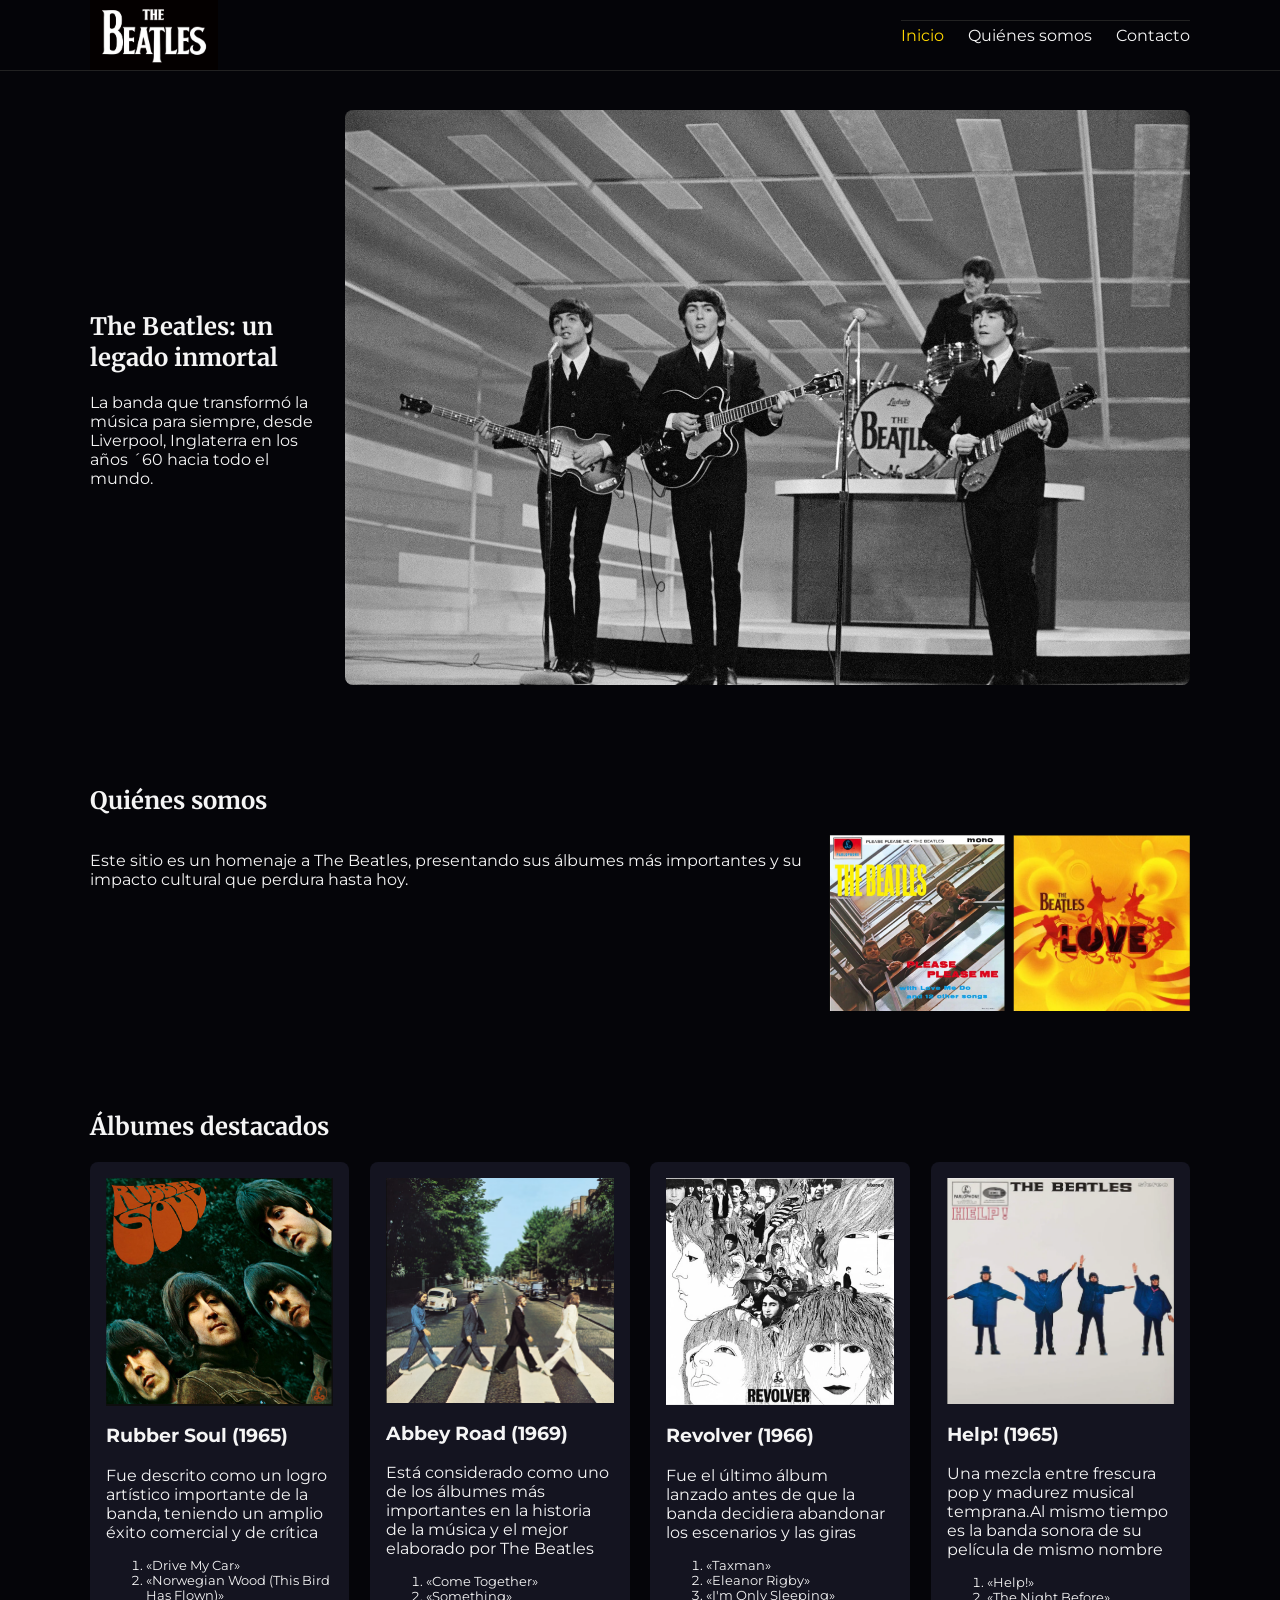
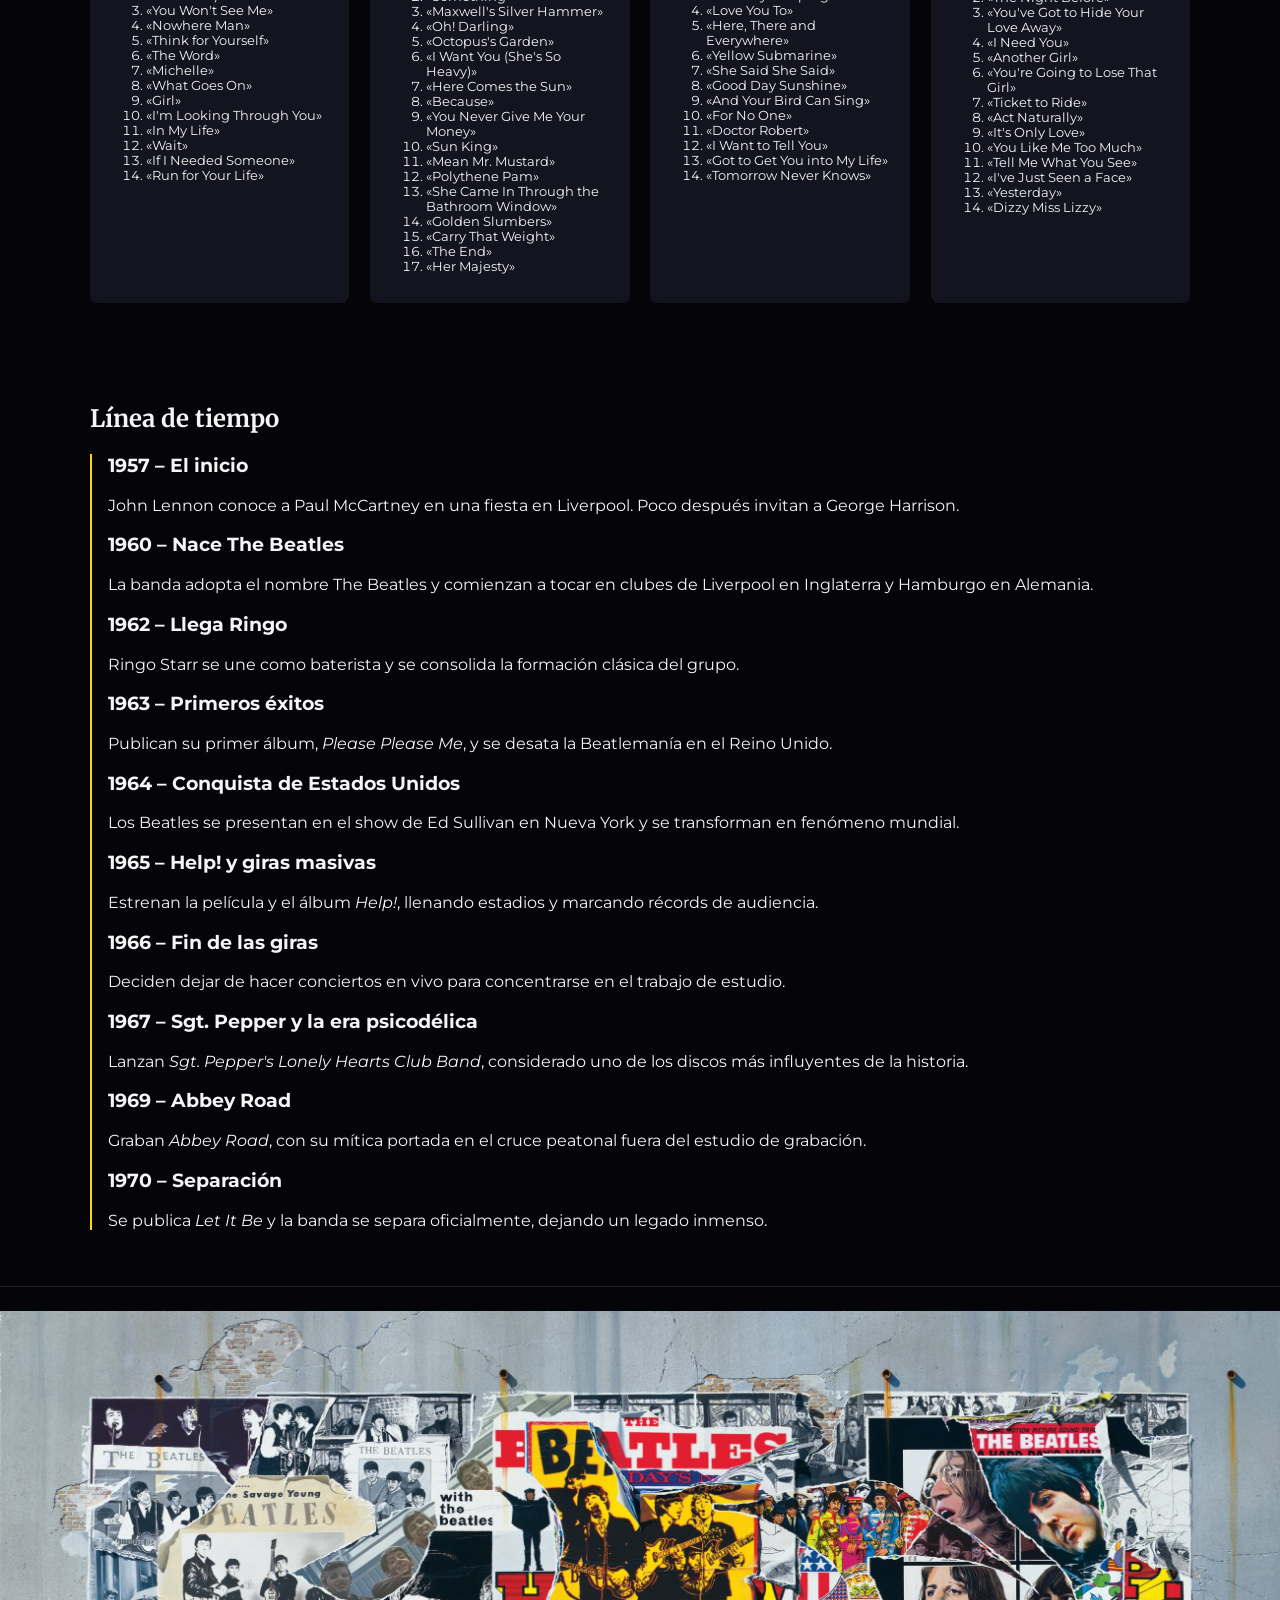
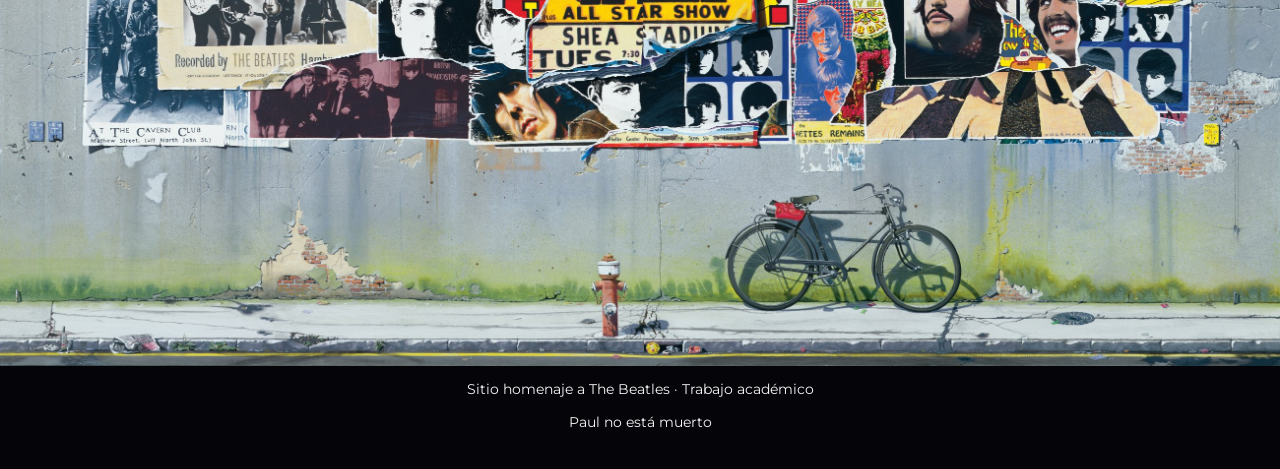
<file: index.html>
<!DOCTYPE html>
<html lang="es">
<head>
  <meta charset="UTF-8">
  <title>The Beatles | Inicio</title>
  <meta name="viewport" content="width=device-width, initial-scale=1.0">

  
  <link rel="preconnect" href="https://fonts.googleapis.com">
  <link rel="preconnect" href="https://fonts.gstatic.com" crossorigin>
  <link href="https://fonts.googleapis.com/css2?family=Montserrat:wght@400;700&family=Merriweather:wght@400;700&display=swap" rel="stylesheet">

  <link rel="stylesheet" href="style.css">
</head>
<body>

  
  <header class="header">
    <div class="container header-inner">
      <a href="index.html" class="logo">
        <img src="./imagenes/logo-beatles.jpg" alt="Logo oficial The Beatles">
      </a>

      <input type="checkbox" id="nav-toggle" class="nav-toggle">
      <label for="nav-toggle" class="nav-toggle-label">☰</label>

      <nav class="nav">
        <a href="index.html" class="active">Inicio</a>
        <a href="quienes-somos.html">Quiénes somos</a>
        <a href="contacto.html">Contacto</a>
      </nav>
    </div>
  </header>

  <main>

    
    <section class="section celu">
      <div class="container celu-content">
        <div class="celu-text">
          <h1>The Beatles: un legado inmortal</h1>
          <p class="celu-subtitle">
            La banda que transformó la música para siempre, desde Liverpool, Inglaterra en los años ´60 hacia todo el mundo.
          </p>
        </div>

        <div class="celu-image">
          <img src="./imagenes/The_Beatles_Ed_Sullivan_Show.jpg" alt="The Beatles en Ed Sullivan Show 1964">
        </div>
      </div>
    </section>

    
    <section class="section">
      <div class="container">
        <h2>Quiénes somos</h2>
        <div class="about-grid">
          <div class="about-text">
            <p>
              Este sitio es un homenaje a The Beatles, presentando sus álbumes más importantes
              y su impacto cultural que perdura hasta hoy.
            </p>
          </div>

          <div class="about-images">
            <img src="./imagenes/please please.png" alt="portada disco please please me">
            <img src="./imagenes/Love.png" alt="portada disco Love">
          </div>
        </div>
      </div>
    </section>

    
    <section class="section">
      <div class="container">
        <h2>Álbumes destacados</h2>

        <div class="projects-grid">

          <article class="project-card">
            <img src="./imagenes/Rubber_soul.PNG" alt="Portada Disco Rubber_soul">
            <h3>Rubber Soul (1965)</h3>
            <p>Fue descrito como un logro artístico importante de la banda, teniendo un amplio éxito comercial y de crítica</p>
            <ol>
                <li>«Drive My Car»</li>
                <li>«Norwegian Wood (This Bird Has Flown)»</li>
                <li>«You Won't See Me»</li>
                <li>«Nowhere Man»</li>
                <li>«Think for Yourself»</li>
                <li>«The Word»</li>
                <li>«Michelle»</li>
                <li>«What Goes On»</li>
                <li>«Girl»</li>
                <li>«I'm Looking Through You»</li>
                <li>«In My Life»</li>
                <li>«Wait»</li>
                <li>«If I Needed Someone»</li>
                <li>«Run for Your Life»</li>
            </ol>
          </article>

          <article class="project-card">
            <img src="./imagenes/discoAbbeyroad.png" alt="Portada Disco Abbey Road">
            <h3>Abbey Road (1969)</h3>
            <p>Está considerado como uno de los álbumes más importantes en la historia de la música y el mejor elaborado por The Beatles</p>
            <ol>
                <li>«Come Together»</li>
                <li>«Something»</li>
                <li>«Maxwell's Silver Hammer»</li>
                <li>«Oh! Darling»</li>
                <li>«Octopus's Garden»</li>
                <li>«I Want You (She's So Heavy)»</li>
                <li>«Here Comes the Sun»</li>
                <li>«Because»</li>
                <li>«You Never Give Me Your Money»</li>
                <li>«Sun King»</li>
                <li>«Mean Mr. Mustard»</li>
                <li>«Polythene Pam»</li>
                <li>«She Came In Through the Bathroom Window»</li>
                <li>«Golden Slumbers»</li>
                <li>«Carry That Weight»</li>
                <li>«The End»</li>
                <li>«Her Majesty»</li>
            </ol>
          </article>

          <article class="project-card">
            <img src="./imagenes/discoRevolver.png" alt="Portada Disco Revolver">
            <h3>Revolver (1966)</h3>
            <p>Fue el último álbum lanzado antes de que la banda decidiera abandonar los escenarios y las giras</p>
            <ol>
              <li>«Taxman»</li>
              <li>«Eleanor Rigby»</li>
              <li>«I'm Only Sleeping»</li>
              <li>«Love You To»</li>
              <li>«Here, There and Everywhere»</li>
              <li>«Yellow Submarine»</li>
              <li>«She Said She Said»</li>
              <li>«Good Day Sunshine»</li>
              <li>«And Your Bird Can Sing»</li>
              <li>«For No One»</li>
              <li>«Doctor Robert»</li>
              <li>«I Want to Tell You»</li>
              <li>«Got to Get You into My Life»</li>
              <li>«Tomorrow Never Knows»</li>
          </ol>
          </article>

          <article class="project-card">
            <img src="./imagenes/discoHelp.png" alt="Portada Disco Help!">
            <h3>Help! (1965)</h3>
            <p>Una mezcla entre frescura pop y madurez musical temprana.Al mismo tiempo es la banda sonora de su película de mismo nombre</p>
            <ol>
                <li>«Help!»</li>
                <li>«The Night Before»</li>
                <li>«You've Got to Hide Your Love Away»</li>
                <li>«I Need You»</li>
                <li>«Another Girl»</li>
                <li>«You're Going to Lose That Girl»</li>
                <li>«Ticket to Ride»</li>
                <li>«Act Naturally»</li>
                <li>«It's Only Love»</li>
                <li>«You Like Me Too Much»</li>
                <li>«Tell Me What You See»</li>
                <li>«I've Just Seen a Face»</li>
                <li>«Yesterday»</li>
                <li>«Dizzy Miss Lizzy»</li>
            </ol>
          </article>

        </div>
      </div>
    </section>

    
    <section class="section section-extra">
      <div class="container">
        <h2>Línea de tiempo</h2>
        <ul class="timeline">
          <li>
            <h3>1957 – El inicio</h3>
            <p>John Lennon conoce a Paul McCartney en una fiesta en Liverpool. Poco después invitan a George Harrison.</p>
          </li>

          <li>
            <h3>1960 – Nace The Beatles</h3>
            <p>La banda adopta el nombre The Beatles y comienzan a tocar en clubes de Liverpool en Inglaterra y Hamburgo en Alemania.</p>
          </li>

          <li>
            <h3>1962 – Llega Ringo</h3>
            <p>Ringo Starr se une como baterista y se consolida la formación clásica del grupo.</p>
          </li>

          <li>
            <h3>1963 – Primeros éxitos</h3>
            <p>Publican su primer álbum, <em>Please Please Me</em>, y se desata la Beatlemanía en el Reino Unido.</p>
          </li>

          <li>
            <h3>1964 – Conquista de Estados Unidos</h3>
            <p>Los Beatles se presentan en el show de Ed Sullivan en Nueva York y se transforman en fenómeno mundial.</p>
          </li>

          <li>
            <h3>1965 – Help! y giras masivas</h3>
            <p>Estrenan la película y el álbum <em>Help!</em>, llenando estadios y marcando récords de audiencia.</p>
          </li>

          <li>
            <h3>1966 – Fin de las giras</h3>
            <p>Deciden dejar de hacer conciertos en vivo para concentrarse en el trabajo de estudio.</p>
          </li>

          <li>
            <h3>1967 – Sgt. Pepper y la era psicodélica</h3>
            <p>Lanzan <em>Sgt. Pepper's Lonely Hearts Club Band</em>, considerado uno de los discos más influyentes de la historia.</p>
          </li>

          <li>
            <h3>1969 – Abbey Road</h3>
            <p>Graban <em>Abbey Road</em>, con su mítica portada en el cruce peatonal fuera del estudio de grabación.</p>
          </li>

          <li>
            <h3>1970 – Separación</h3>
            <p>Se publica <em>Let It Be</em> y la banda se separa oficialmente, dejando un legado inmenso.</p>
          </li>
        </ul>
      </div>
    </section>

  </main>

  
  <footer class="footer">
    <img src="./imagenes/footer.jpg" alt="Mural Antología Beatles">
    <div class="container">
      <p>Sitio homenaje a The Beatles · Trabajo académico</p>
      <p>Paul no está muerto</p>
    </div>
  </footer>

</body>
</html>
</file>
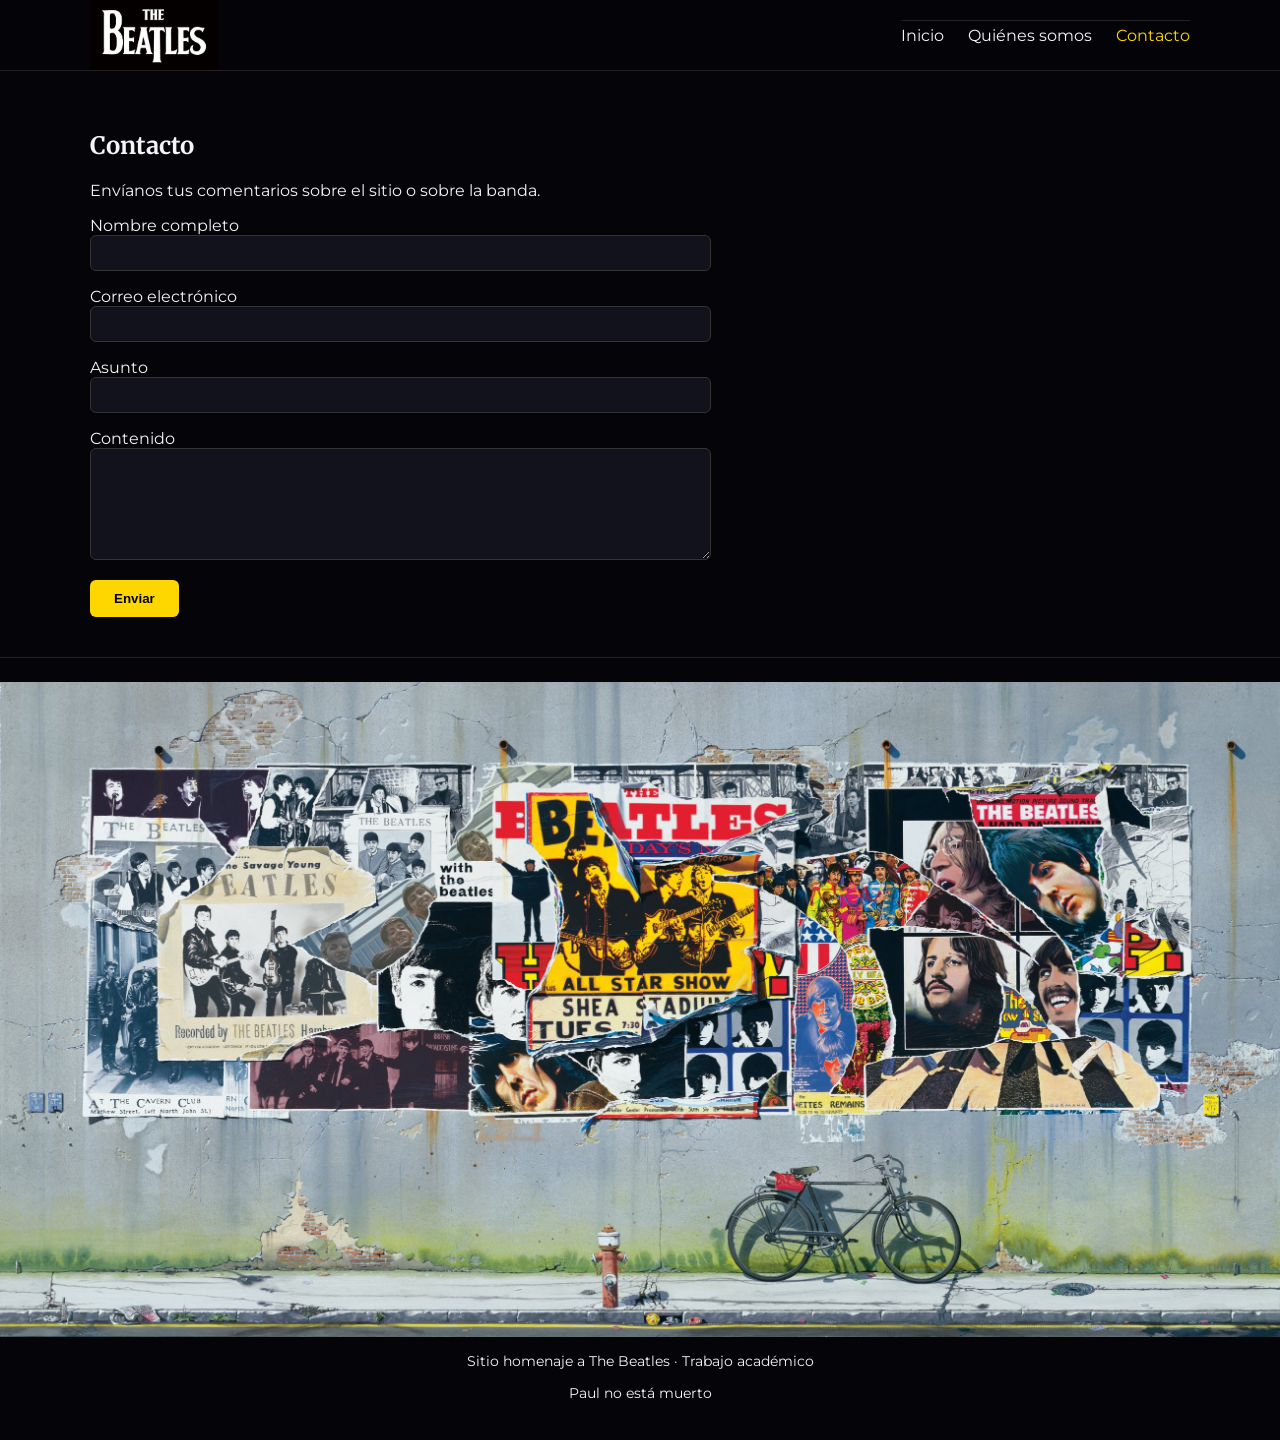
<file: contacto.html>
<!DOCTYPE html>
<html lang="es">
<head>
  <meta charset="UTF-8">
  <title>The Beatles | Contacto</title>
  <meta name="viewport" content="width=device-width, initial-scale=1.0">
  
  <link rel="stylesheet" href="style.css">
  <link href="https://fonts.googleapis.com/css2?family=Montserrat:wght@400;700&family=Merriweather:wght@400;700&display=swap" rel="stylesheet">
</head>
<body>

  <header class="header">
    <div class="container header-inner">
      <a href="index.html" class="logo">
        <img src="./imagenes/logo-beatles.jpg" alt="The Beatles">
      </a>

      <input type="checkbox" id="nav-toggle" class="nav-toggle">
      <label for="nav-toggle" class="nav-toggle-label">☰</label>

      <nav class="nav">
        <a href="index.html">Inicio</a>
        <a href="quienes-somos.html">Quiénes somos</a>
        <a href="contacto.html" class="active">Contacto</a>
      </nav>
    </div>
  </header>

  <main>
    <section class="section">
      <div class="container">

        <h1>Contacto</h1>
        <p>Envíanos tus comentarios sobre el sitio o sobre la banda.</p>

        <form class="contact-form" action="https://aterbonus.dev/api/toys/forms" method="POST">

          <div class="form-group">
            <label for="nombre">Nombre completo</label>
            <input type="text" id="nombre" name="name" required maxlength="200">
          </div>

          <div class="form-group">
            <label for="email">Correo electrónico</label>
            <input type="email" id="email" name="email" required maxlength="200">
          </div>

          <div class="form-group">
            <label for="asunto">Asunto</label>
            <input type="text" id="asunto" name="subject" required maxlength="200">
          </div>

          <div class="form-group">
            <label for="contenido">Contenido</label>
            <textarea id="contenido" name="content" required maxlength="1000" rows="6"></textarea>
          </div>

          <button type="submit" class="btn">Enviar</button>

        </form>

      </div>
    </section>
  </main>

  <footer class="footer">
    <img src="./imagenes/footer.jpg" alt="mural beatles">
    <div class="container">
      <p>Sitio homenaje a The Beatles · Trabajo académico</p>
      <p>Paul no está muerto</p>
    </div>
  </footer>

</body>
</html>
</file>
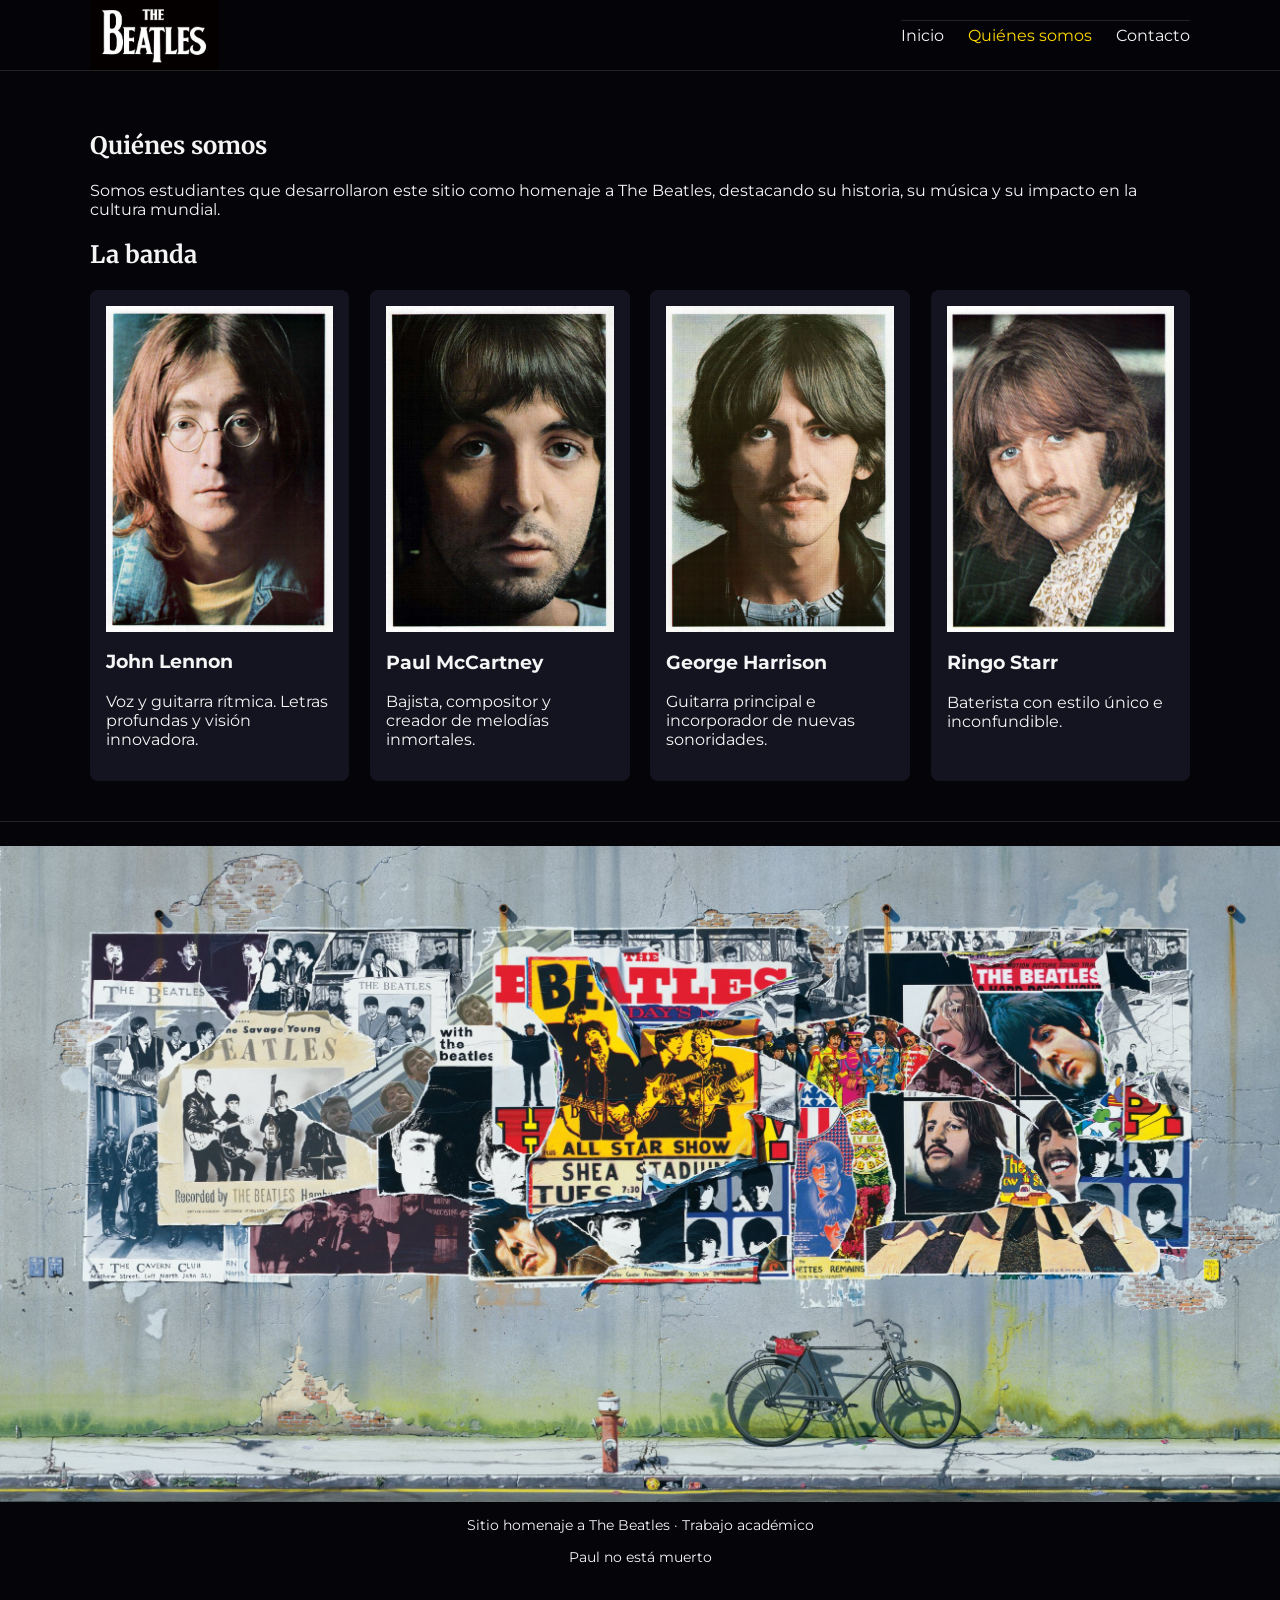
<file: quienes-somos.html>
<!DOCTYPE html>
<html lang="es">
<head>
  <meta charset="UTF-8">
  <title>The Beatles | Quiénes somos</title>
  <meta name="viewport" content="width=device-width, initial-scale=1.0">

  <link rel="stylesheet" href="style.css">
  <link href="https://fonts.googleapis.com/css2?family=Montserrat:wght@400;700&family=Merriweather:wght@400;700&display=swap" rel="stylesheet">
</head>
<body>

  <header class="header">
    <div class="container header-inner">
      <a href="index.html" class="logo">
        <img src="./imagenes/logo-beatles.jpg" alt="The Beatles">
      </a>

      <input type="checkbox" id="nav-toggle" class="nav-toggle">
      <label for="nav-toggle" class="nav-toggle-label">☰</label>

      <nav class="nav">
        <a href="index.html">Inicio</a>
        <a href="quienes-somos.html" class="active">Quiénes somos</a>
        <a href="contacto.html">Contacto</a>
      </nav>
    </div>
  </header>

  <main>
    <section class="section">
      <div class="container">
        <h1>Quiénes somos</h1>
        <p>
          Somos estudiantes que desarrollaron este sitio como homenaje a The Beatles,
          destacando su historia, su música y su impacto en la cultura mundial.
        </p>

        <h2>La banda</h2>
        <div class="projects-grid band-members">
          <article class="project-card">
            
            <img src="./imagenes/johnl.jpg" alt="john lennon">
            <h3>John Lennon</h3>
            <p>Voz y guitarra rítmica. Letras profundas y visión innovadora.</p>
          </article>

          <article class="project-card">
            
            <img src="./imagenes/paulm.jpg" alt="paul mccartney">
            <h3>Paul McCartney</h3>
            <p>Bajista, compositor y creador de melodías inmortales.</p>
          </article>

          <article class="project-card">
            
            <img src="./imagenes/georgeh.jpg" alt="george harrison">
            <h3>George Harrison</h3>
            <p>Guitarra principal e incorporador de nuevas sonoridades.</p>
          </article>

          <article class="project-card">
            
            <img src="./imagenes/ringos.jpg" alt="ringo starr">
            <h3>Ringo Starr</h3>
            <p>Baterista con estilo único e inconfundible.</p>
          </article>
        </div>

      </div>
    </section>
  </main>

  <footer class="footer">
    <img src="./imagenes/footer.jpg" alt="mural beatles">
    <div class="container">
      <p>Sitio homenaje a The Beatles · Trabajo académico</p>
      <p>Paul no está muerto</p>
    </div>
  </footer>

</body>
</html>
</file>
<file: style.css>
/* General */
body {
  margin: 0;
  background: #050509;
  color: #f5f5f5;
  font-family: "Montserrat", sans-serif;
  padding-top: 60px; /* espacio por header fijo */
}

img {
  display: block;
  max-width: 100%;
}

.container {
  width: 90%;
  max-width: 1100px;
  margin: auto;
}

a {
  color: inherit;
  text-decoration: none;
}

/* Header */
.header {
  background: rgba(5,5,9,0.75);
  position: fixed;
  top: 0; left: 0; right: 0;
  border-bottom: 1px solid #222;
  z-index: 1000;
  backdrop-filter:blur(10px);
}

.header-inner {
  display: flex;
  justify-content: space-between;
  align-items: center;
  height: 60px;
}

.logo img {
  height: 70px;
}

/* Mobile menu */
.nav {
  display: none;
  flex-direction: column;
  background: #050509;
  padding: 1rem;
  position: absolute;
  top: 60px;        /* o el alto de tu header */
  right: 0;
  border-top: 1px solid #222;  /* opcional: para separar visualmente */
  z-index: 999;
}

.nav a {
  margin: 0.3rem 0;
}

.nav a.active { color: #ffd700; }

.nav-toggle {
  display: none;
}

.nav-toggle-label {
  font-size: 1.6rem;
  cursor: pointer;
}

.nav-toggle:checked + .nav-toggle-label + .nav {
  display: flex;
}

/* Sections */
.section {
  padding: 2.5rem 0;
}

.section h1,
.section h2 {
  font-family: "Merriweather", serif;
}

/* CELU (Hero) */
.celu-content {
  display: flex;
  flex-direction: column;
  gap: 1.5rem;
}

.celu-image img {
  border-radius: 8px;
}

/* About (grid) */
.about-grid {
  display: grid;
  grid-template-columns: 1fr;
  gap: 1rem;
}

.about-images {
  display: grid;
  grid-template-columns: 1fr 1fr;
  gap: 0.5rem;
}

/* Projects */
.projects-grid {
  display: grid;
  grid-template-columns: 1fr;
  gap: 1.3rem;
}

.project-card {
  background: #141420;
  padding: 1rem;
  border-radius: 8px;
}

/* Sección extra */
.timeline {
  list-style: none;
  padding-left: 1rem;
  border-left: 2px solid #ffd700;
}

.timeline li {
  margin-bottom: 1rem;
  position: relative;
}

/* Contacto */
.contact-form {
  max-width: 600px;
}

.form-group {
  margin-bottom: 1rem;
}

input, textarea {
  width: 100%;
  background: #12121c;
  border: 1px solid #333;
  border-radius: 6px;
  padding: 0.6rem;
  color: #fff;
}

.btn {
  padding: 0.7rem 1.5rem;
  background: #ffd700;
  border: none;
  color: #000;
  font-weight: bold;
  border-radius: 6px;
  cursor: pointer;
}

/* Footer */
.footer {
  text-align: center;
  padding: 1.5rem 0;
  border-top: 1px solid #222;
  font-size: 0.9rem;
}
ol {
  font-size:0.8rem;
   
}

/* Desktop */
@media (min-width: 768px) {

  body {
    padding-top: 70px;
  }

  .header-inner {
    height: 70px;
  }

  .nav-toggle-label {
    display: none;
  }

  .nav {
    position: static;
    display: flex;
    flex-direction: row;
    background: none;
    gap: 1.5rem;
    padding: 0;
  }

  .celu-content {
    flex-direction: row;
    align-items: center;
  }

  .about-grid {
    grid-template-columns: 2fr 1fr;
  }

  .projects-grid {
    grid-template-columns: repeat(4, 1fr);
  }
}
</file>
